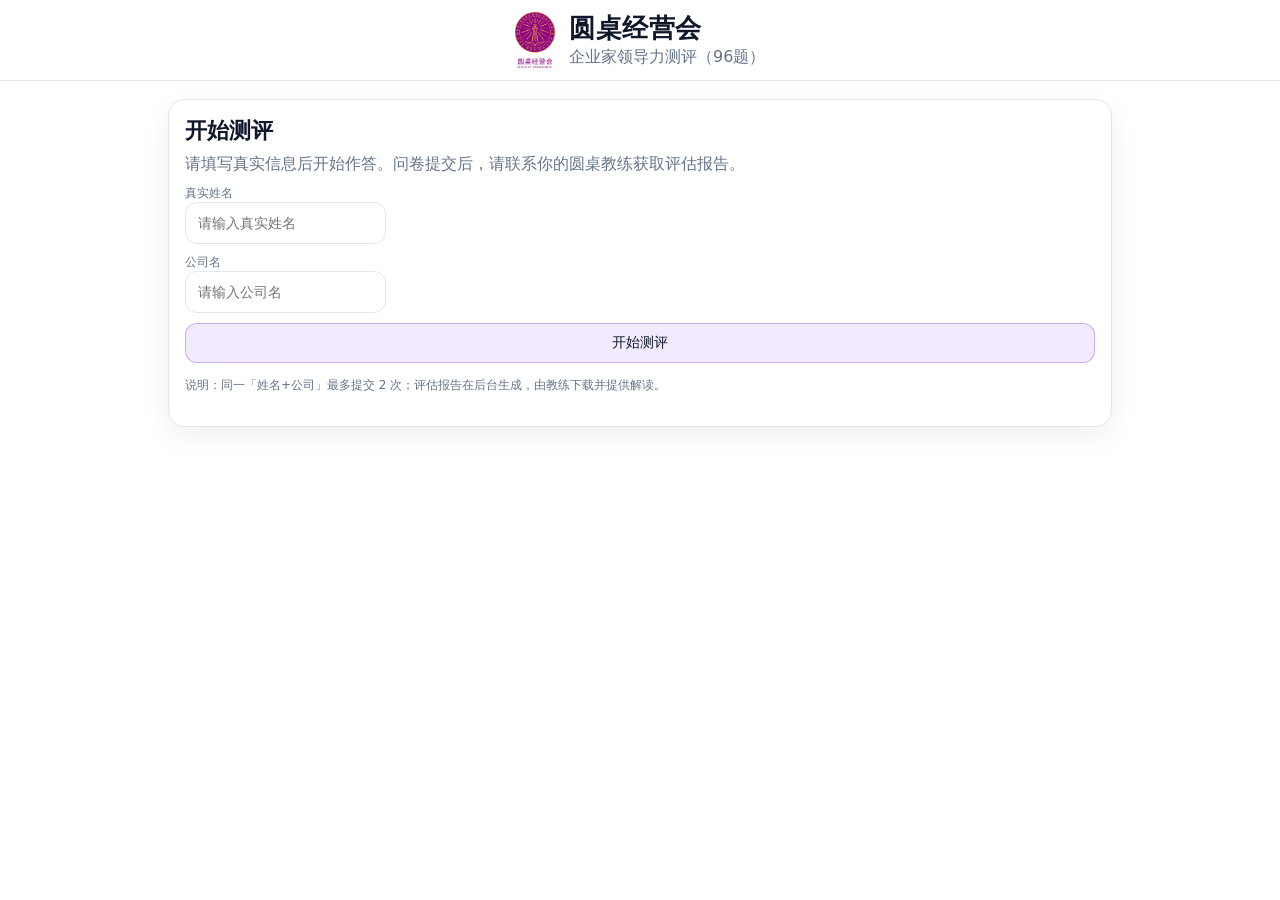
<file: frontend/index.html>
<!doctype html>
<html lang="zh-CN">
<head>
  <meta charset="utf-8" />
  <meta name="viewport" content="width=device-width, initial-scale=1" />
  <title>圆桌经营会｜开始测评</title>
  <link rel="stylesheet" href="./styles.css" />
  <script defer src="./config.js"></script>
  <script defer>
    function norm(s){ return (s||"").trim(); }
    window.addEventListener("DOMContentLoaded", ()=>{
      const nameEl = document.getElementById("name");
      const companyEl = document.getElementById("company");
      const errEl = document.getElementById("err");
      const btn = document.getElementById("startBtn");

      btn.addEventListener("click", ()=>{
        errEl.textContent = "";
        const name = norm(nameEl.value);
        const company = norm(companyEl.value);
        if(!name || !company){
          errEl.textContent = "请填写真实姓名与公司名。";
          return;
        }
        sessionStorage.setItem("rt_name", name);
        sessionStorage.setItem("rt_company", company);
        window.location.href = "./survey.html";
      });
    });
  </script>
</head>
<body>
  <header class="topbar">
    <div class="brand">
      <div class="brand-left"></div>

      <div class="brand-center">
        <div class="brand-block">
          <img class="logo" src="./assets/logo.png" alt="圆桌经营会" />
          <div class="brand-text">
            <div class="brand-title">圆桌经营会</div>
            <div class="brand-sub">企业家领导力测评（96题）</div>
          </div>
        </div>
      </div>

      <div class="brand-right"></div>
    </div>
  </header>

  <main class="container">
    <section class="card">
      <h1 class="h1">开始测评</h1>
      <div class="muted">请填写真实信息后开始作答。问卷提交后，请联系你的圆桌教练获取评估报告。</div>

      <div class="form">
        <div>
          <div class="label">真实姓名</div>
          <input id="name" class="input" placeholder="请输入真实姓名" />
        </div>
        <div>
          <div class="label">公司名</div>
          <input id="company" class="input" placeholder="请输入公司名" />
        </div>
      </div>

      <div class="toolbar mt">
        <button id="startBtn" class="btn primary" style="width:100%">开始测评</button>
      </div>

      <div class="muted small mt">说明：同一「姓名+公司」最多提交 2 次；评估报告在后台生成，由教练下载并提供解读。</div>
      <div id="err" class="err"></div>
    </section>
  </main>
</body>
</html>
</file>
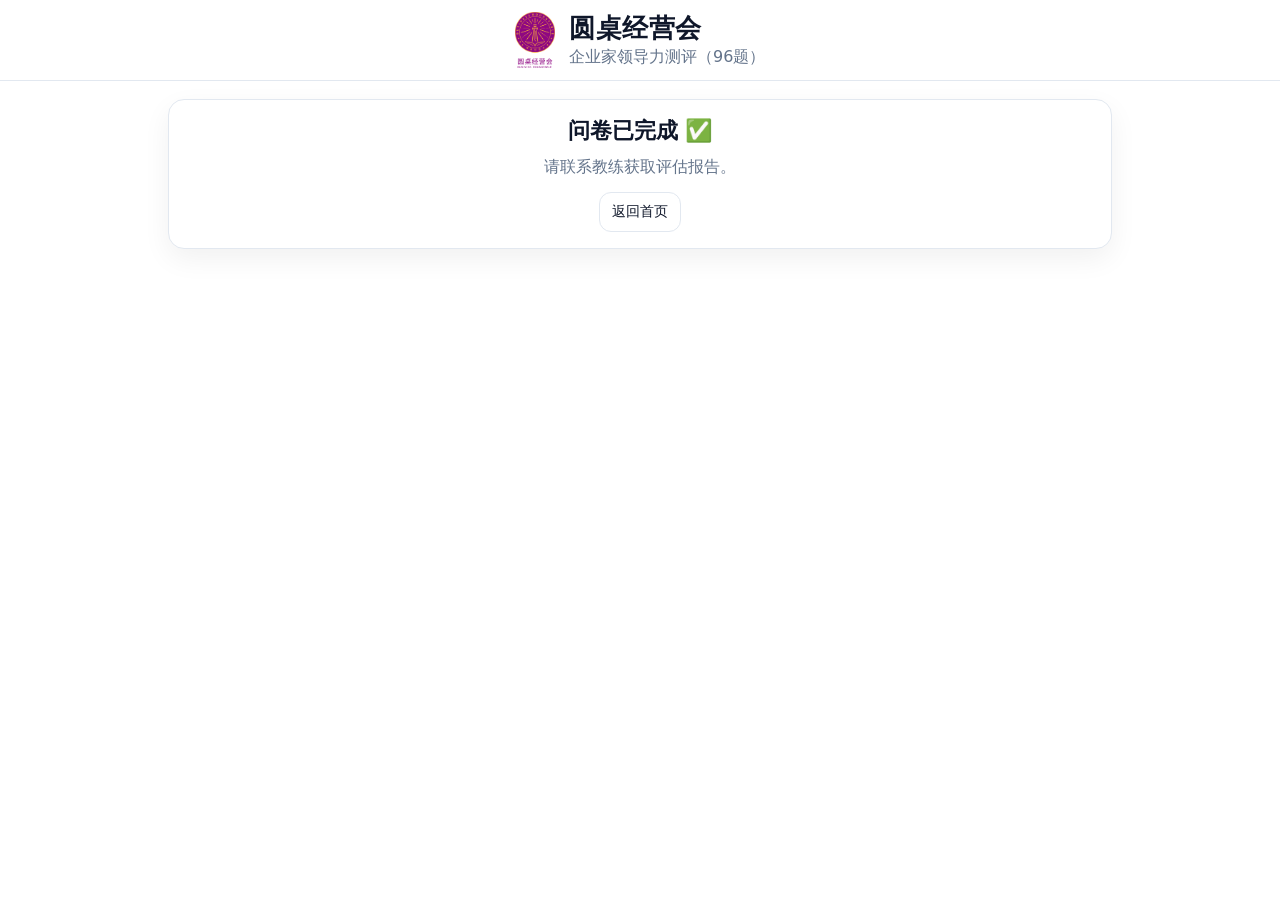
<file: frontend/done.html>
<!doctype html>
<html lang="zh-CN">
<head>
  <meta charset="utf-8" />
  <meta name="viewport" content="width=device-width, initial-scale=1" />
  <title>圆桌经营会｜提交成功</title>
  <link rel="stylesheet" href="./styles.css" />
</head>
<body>
  <header class="topbar">
    <div class="brand">
      <div class="brand-left"></div>

      <div class="brand-center">
        <div class="brand-block">
          <img class="logo" src="./assets/logo.png" alt="圆桌经营会" />
          <div class="brand-text">
            <div class="brand-title">圆桌经营会</div>
            <div class="brand-sub">企业家领导力测评（96题）</div>
          </div>
        </div>
      </div>

      <div class="brand-right"></div>
    </div>
  </header>

  <main class="container">
    <section class="card center">
      <h1 class="h1">问卷已完成 ✅</h1>
      <p class="p muted">请联系教练获取评估报告。</p>
      <div class="toolbar" style="justify-content:center">
        <a class="btn" href="./index.html">返回首页</a>
      </div>
    </section>
  </main>
</body>
</html>
</file>
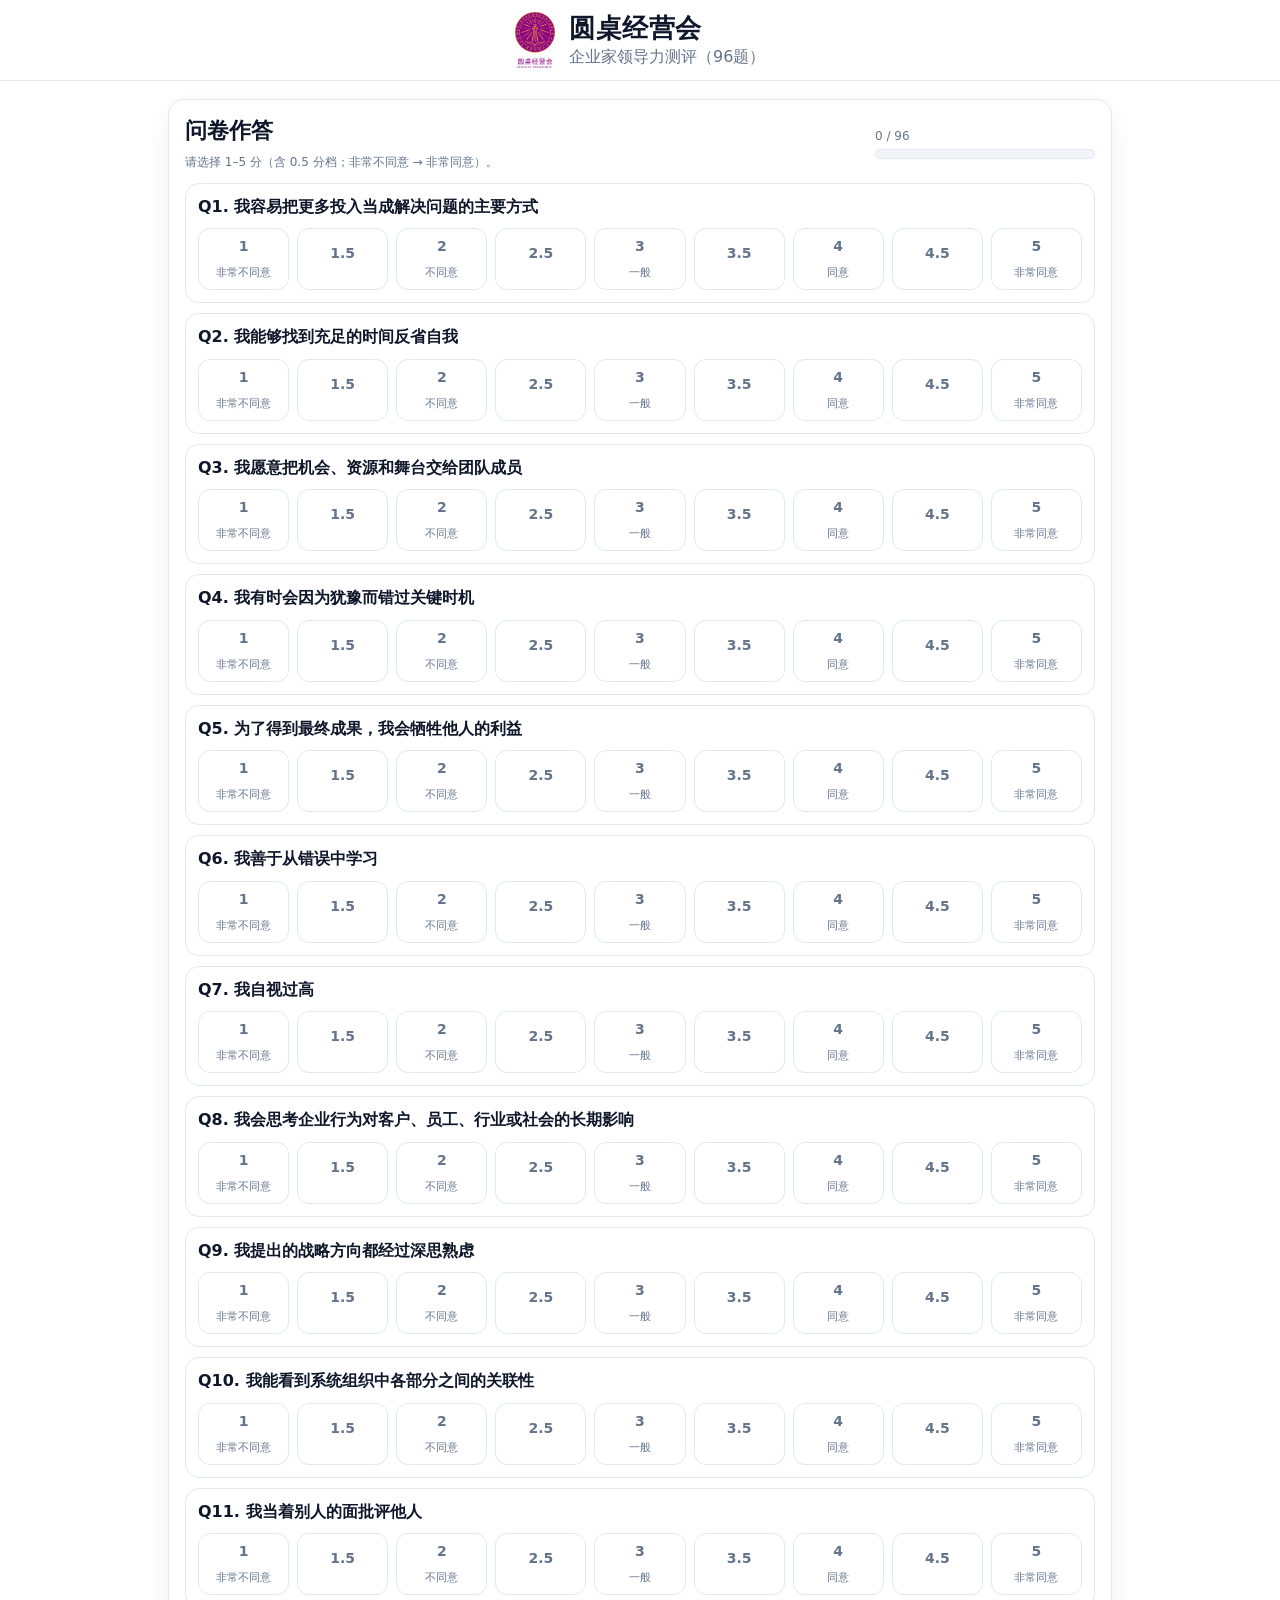
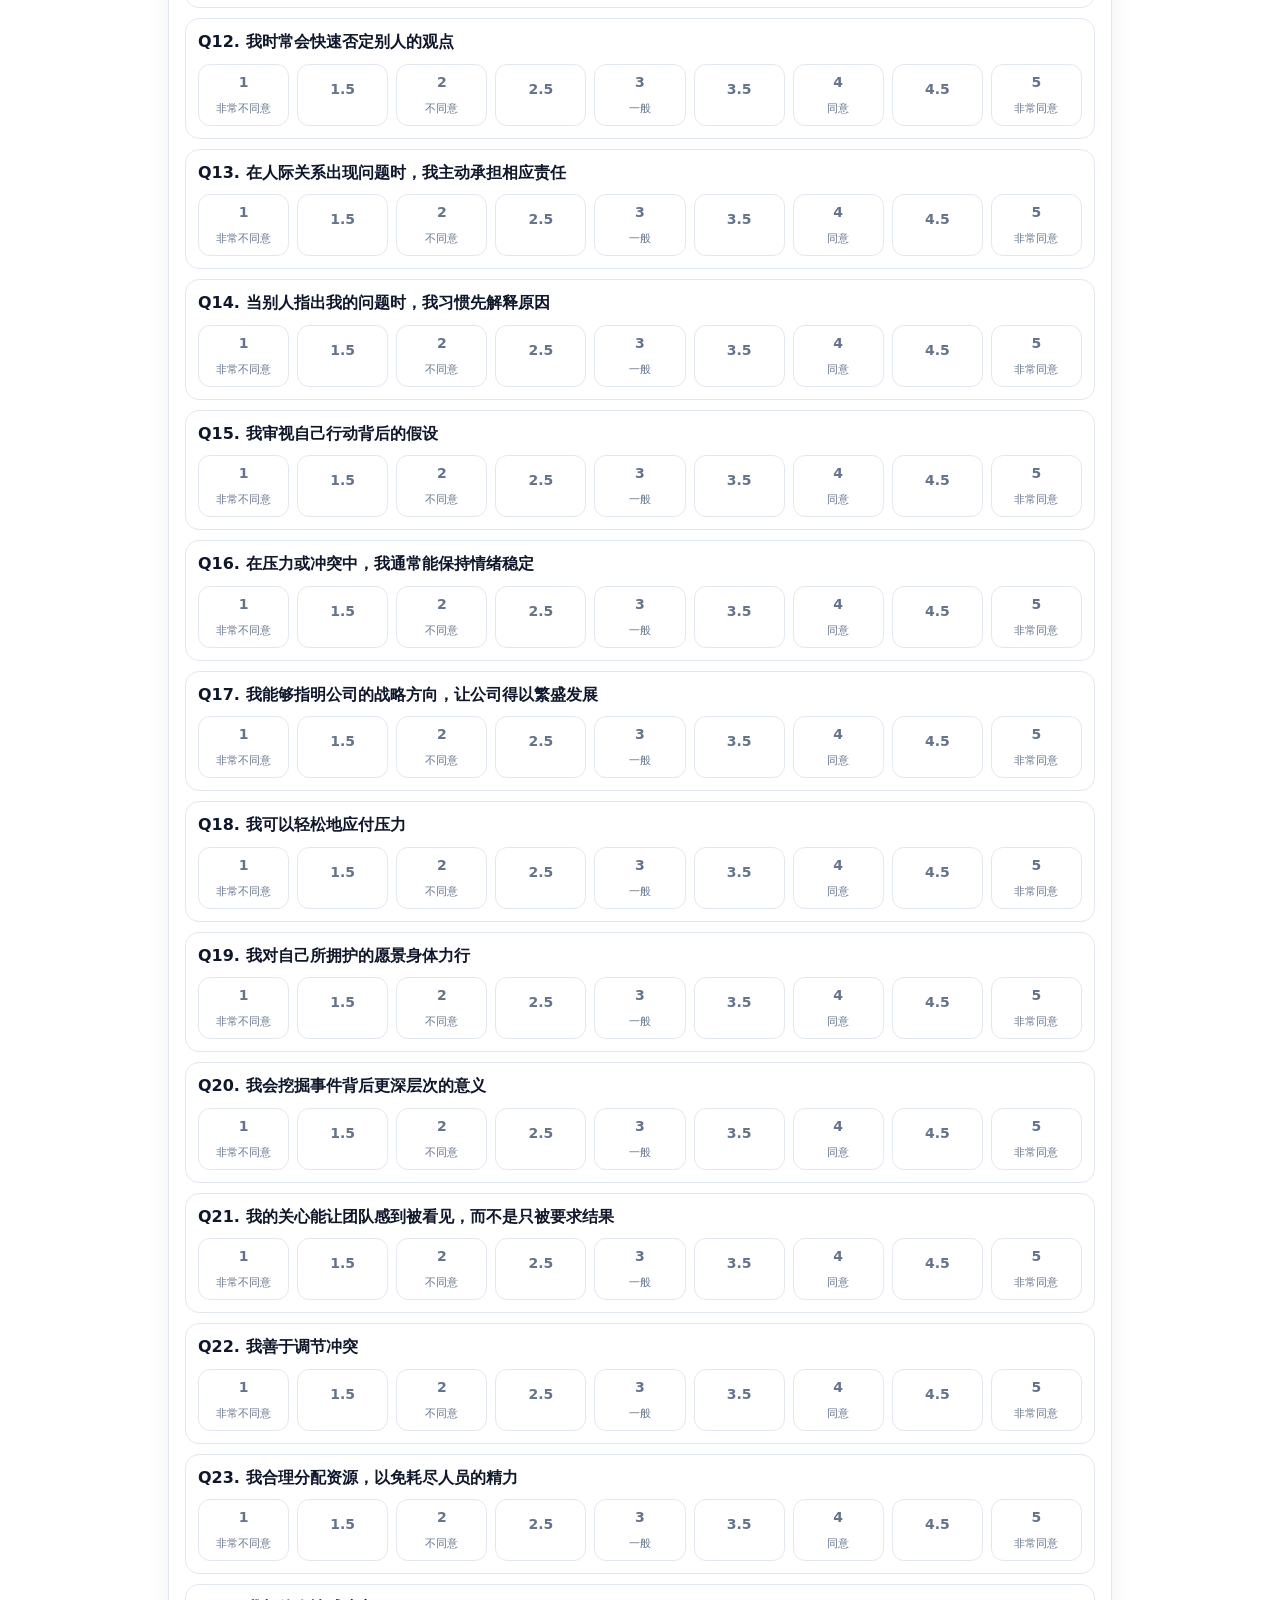
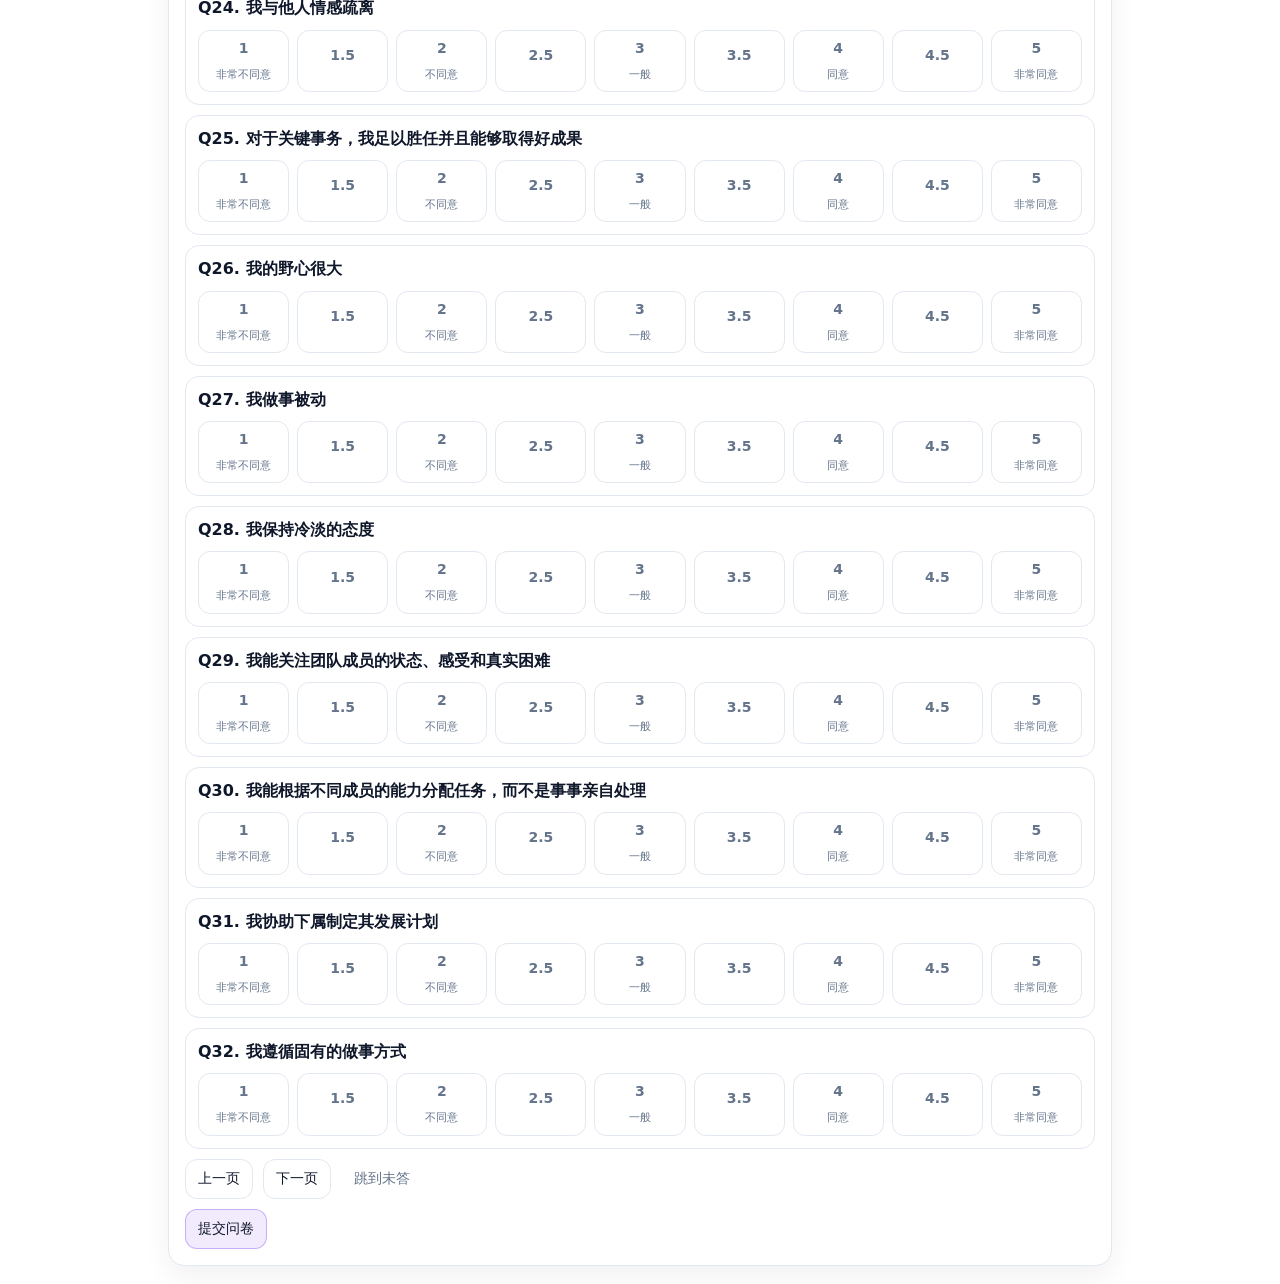
<file: frontend/survey.html>
<!doctype html>
<html lang="zh-CN">
<head>
  <meta charset="utf-8" />
  <meta name="viewport" content="width=device-width, initial-scale=1" />
  <title>圆桌经营会｜问卷作答</title>

  <!-- ✅ 强制更新：加版本号 -->
  <link rel="stylesheet" href="./styles.css?v=20260118_01" />
  <script defer src="./config.js?v=20260118_01"></script>
  <script defer src="./survey.js?v=20260118_01"></script>
</head>
<body>
  <header class="topbar">
    <div class="brand">
      <div class="brand-left"></div>

      <div class="brand-center">
        <div class="brand-block">
          <img class="logo" src="./assets/logo.png" alt="圆桌经营会" />
          <div class="brand-text">
            <div class="brand-title">圆桌经营会</div>
            <div class="brand-sub">企业家领导力测评（96题）</div>
          </div>
        </div>
      </div>

      <div class="brand-right muted small" id="who"></div>
    </div>
  </header>

  <main class="container">
    <section class="card">
      <div class="row space">
        <div>
          <h1 class="h1">问卷作答</h1>
          <div class="muted small">请选择 1–5 分（含 0.5 分档；非常不同意 → 非常同意）。</div>
        </div>
        <div class="progressBox">
          <div class="muted small" id="progressText">0 / 63</div>
          <div class="progress"><div id="progressBar" class="progressBar"></div></div>
        </div>
      </div>

      <div id="questionList" class="qList"></div>

      <div class="toolbar mt pager-bottom">
        <button id="btnPrev" class="btn">上一页</button>
        <button id="btnNext" class="btn">下一页</button>
        <button id="btnJump" class="btn ghost">跳到未答</button>
      </div>

      <div class="toolbar mt">
        <button id="submitBtn" class="btn primary">提交问卷</button>
        <div id="submitErr" class="err"></div>
      </div>
    </section>
  </main>

  <script defer src="https://static.cloudflareinsights.com/beacon.min.js/vcd15cbe7772f49c399c6a5babf22c1241717689176015"
    integrity="sha512-ZpsOmlRQV6y907TI0dKBHq9Md29nnaEIPlkf84rnaERnq6zvWvPUqr2ft8M1aS28oN72PdrCzSjY4U6VaAw1EQ=="
    data-cf-beacon='{"version":"2024.11.0","token":"6eb233f289fd42d29dd753ef051d5246","r":1,"server_timing":{"name":{"cfCacheStatus":true,"cfEdge":true,"cfExtPri":true,"cfL4":true,"cfOrigin":true,"cfSpeedBrain":true},"location_startswith":null}}'
    crossorigin="anonymous"></script>
</body>
</html>
</file>
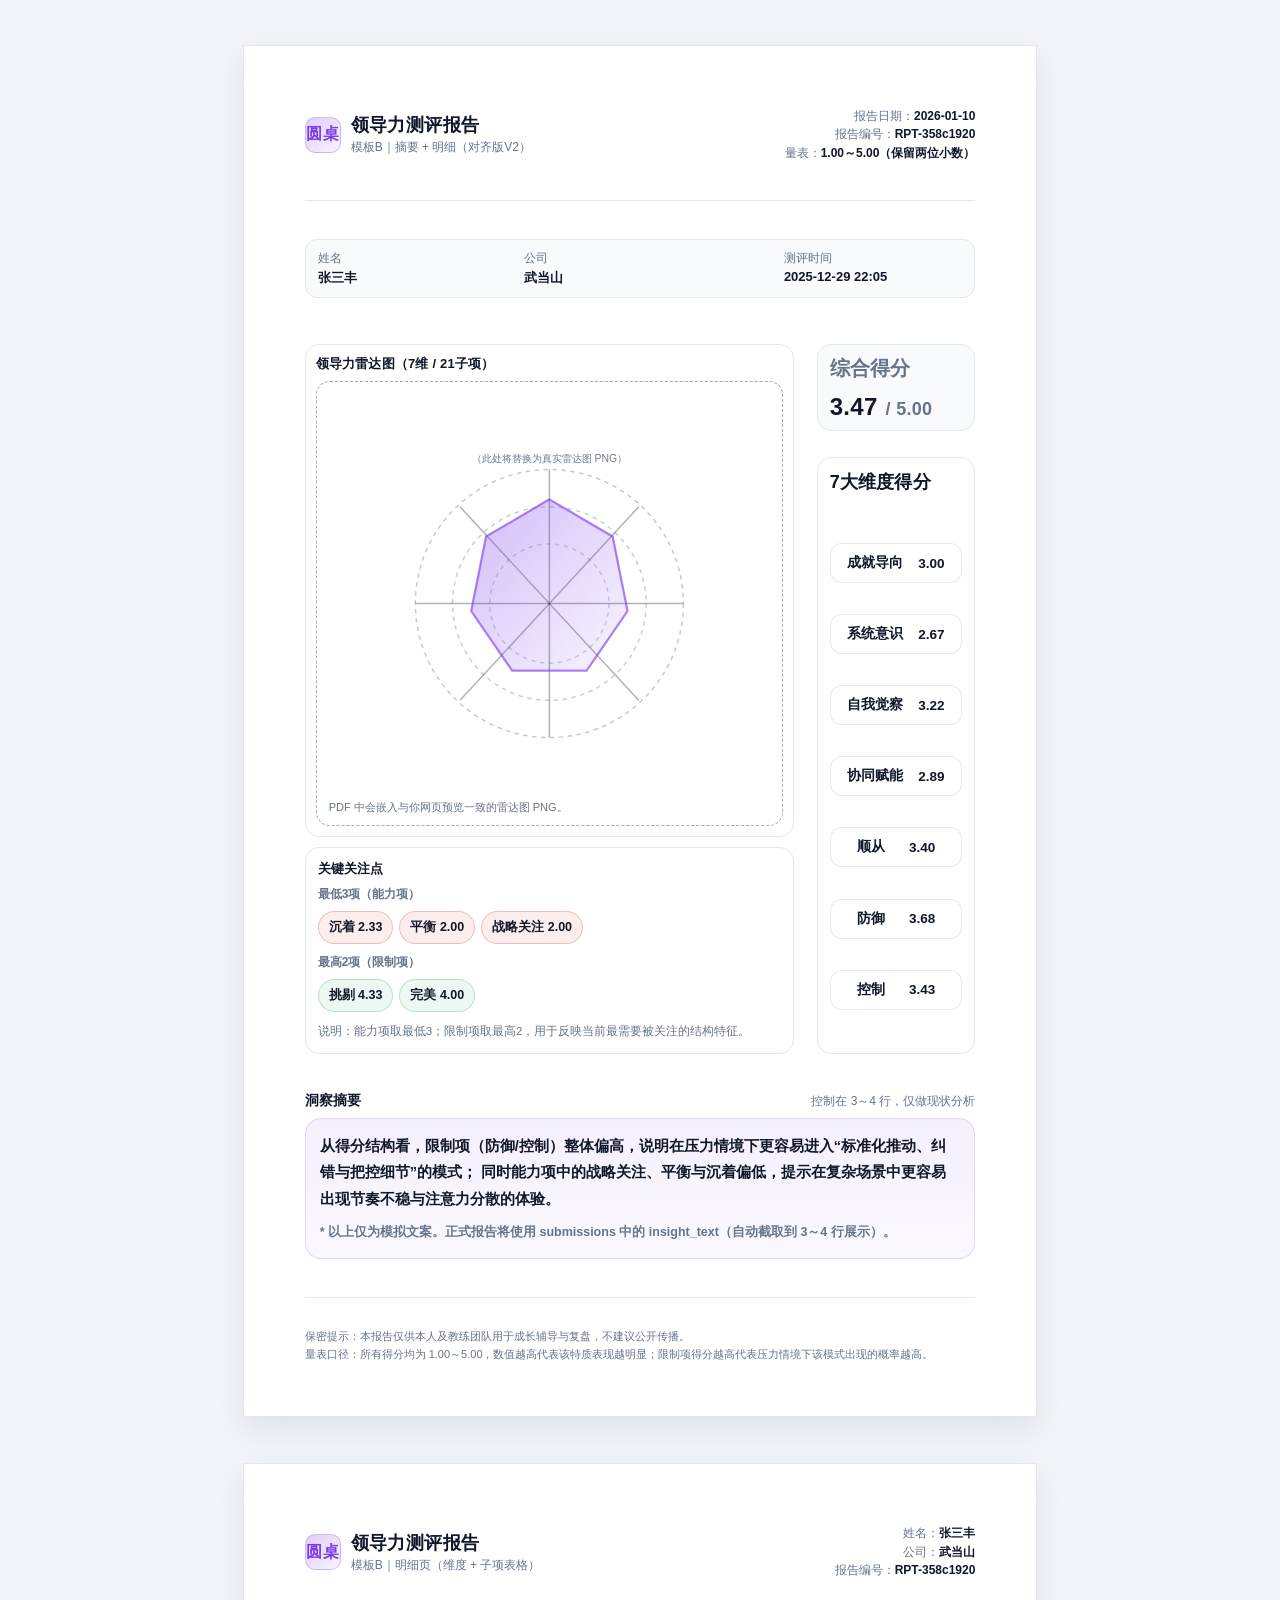
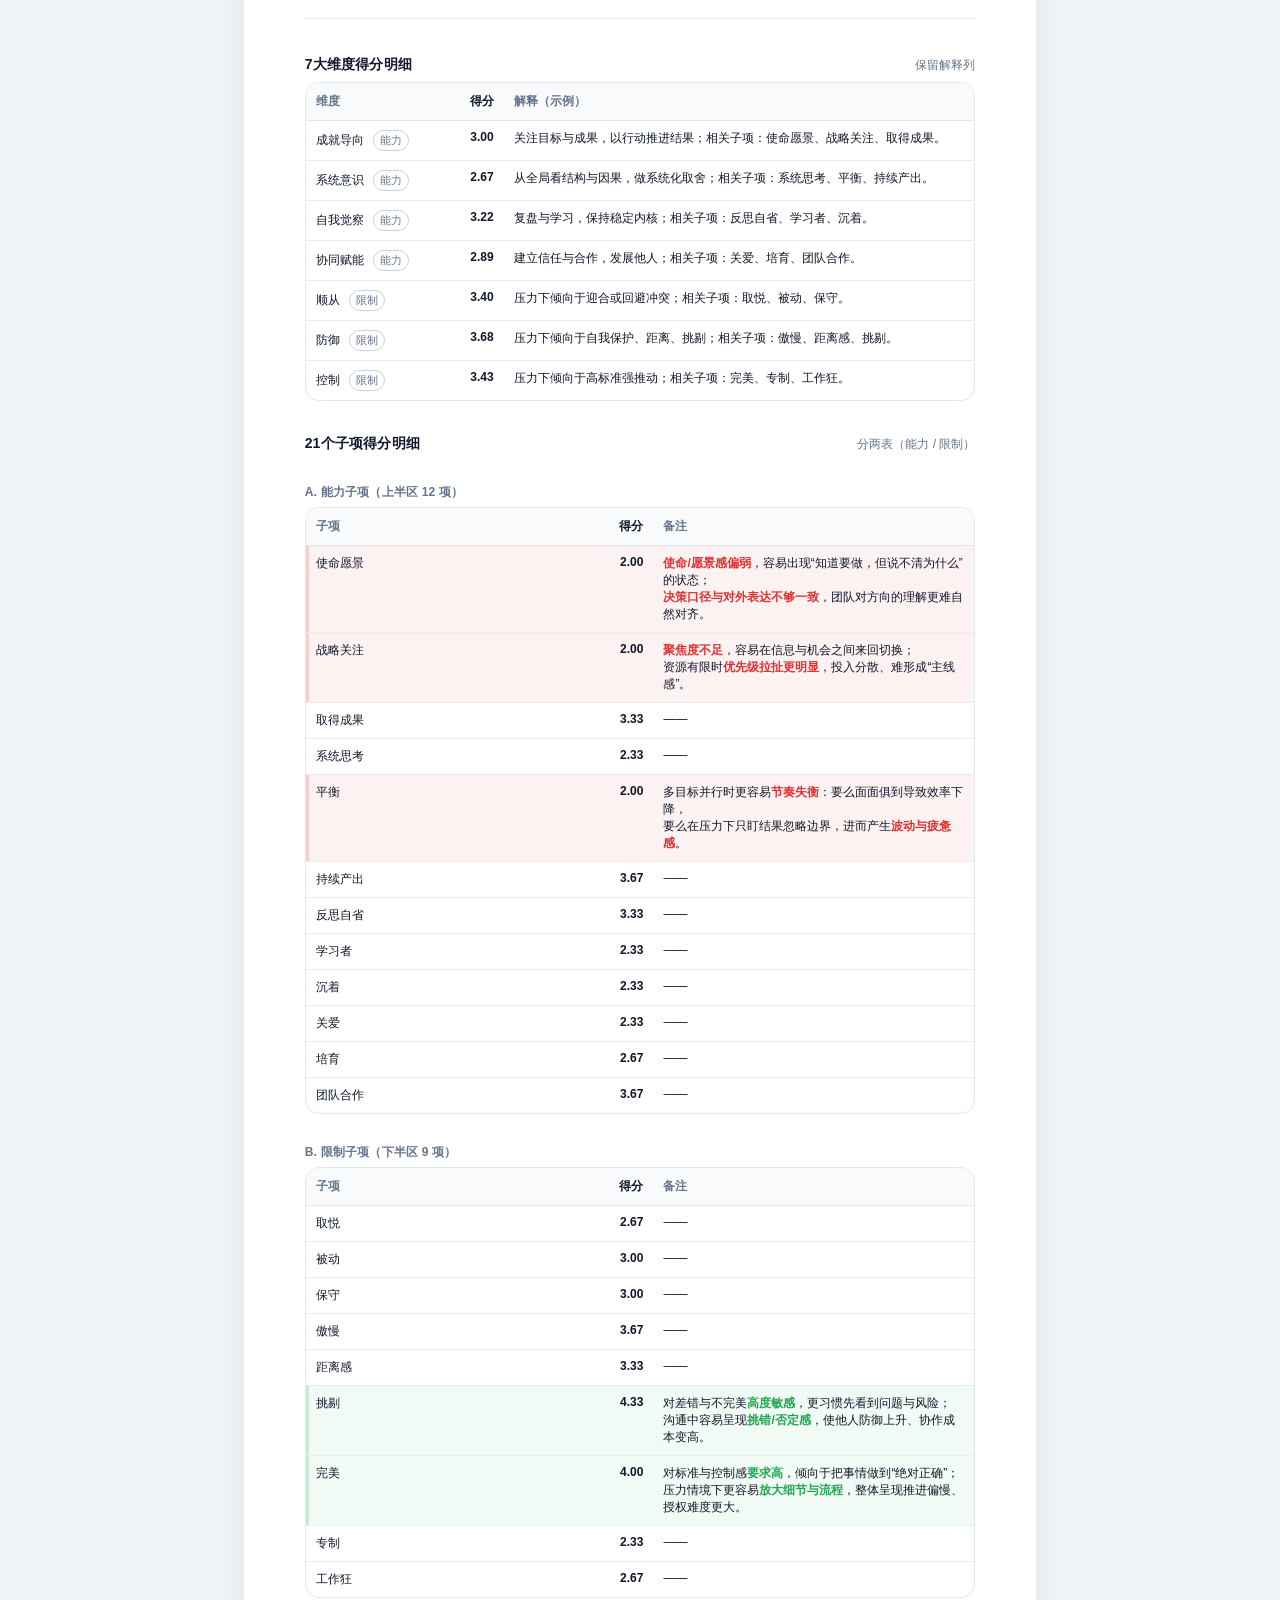
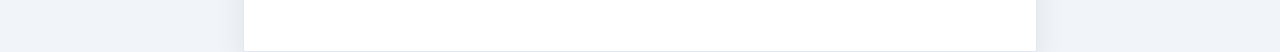
<file: supabase/functions/generate-report/1.html>
<!doctype html>
<html lang="zh-CN">
  <head>
    <meta charset="UTF-8" />
    <meta name="viewport" content="width=device-width, initial-scale=1.0" />
    <title>圆桌经营会｜领导力测评报告（模板B-对齐版V2）</title>
    <style>
      :root{
        --ink:#0f172a;
        --muted:#64748b;
        --line:#e2e8f0;
        --bg:#ffffff;
        --soft:#f8fafc;
        --soft2:#f1f5f9;
        --accent:#7c3aed;
        --danger:#dc2626;
        --success:#16a34a;

        /* ✅ 新增：强调色块（非常浅，不抢视觉） */
        --lowBg: rgba(220,38,38,.06);     /* 低分（能力项）浅红 */
        --lowBd: rgba(220,38,38,.18);
        --highBg: rgba(22,163,74,.06);    /* 高分（限制项）浅绿 */
        --highBd: rgba(22,163,74,.18);
      }
      *{box-sizing:border-box;}
      html,body{height:100%; background:#f1f5f9; color:var(--ink); margin:0; font-family:-apple-system,BlinkMacSystemFont,"Segoe UI","PingFang SC","Hiragino Sans GB","Microsoft YaHei","Noto Sans SC",Arial,sans-serif;}
      .page{
        width: 210mm;
        min-height: 297mm;
        margin: 12mm auto;
        background: var(--bg);
        border: 1px solid var(--line);
        box-shadow: 0 12px 30px rgba(2,6,23,.08);
        padding: 16mm 16mm 14mm 16mm;
      }
      .page + .page{ margin-top: 10mm; }

      /* header */
      .header{ display:flex; align-items:center; justify-content:space-between; padding-bottom:10mm; border-bottom:1px solid var(--line); }
      .brand{ display:flex; gap:10px; align-items:center; }
      .logo{
        width:36px;height:36px;border-radius:10px;
        background: linear-gradient(135deg, rgba(124,58,237,.25), rgba(124,58,237,.05));
        border: 1px solid rgba(124,58,237,.25);
        display:flex; align-items:center; justify-content:center;
        color: var(--accent); font-weight: 900; letter-spacing:.5px;
      }
      .title h1{ margin:0; font-size:18px; letter-spacing:.4px; }
      .title .sub{ margin-top:2px; font-size:12px; color: var(--muted); }
      .meta{ text-align:right; font-size:12px; color: var(--muted); line-height:1.55; }
      .meta b{ color: var(--ink); font-weight:700; }

      /* info bar */
      .infoBar{
        margin-top: 10mm;
        background: var(--soft);
        border: 1px solid var(--line);
        border-radius: 12px;
        padding: 10px 12px;
        display:grid;
        grid-template-columns: 1.1fr 1.4fr 1fr;
        gap:10px;
        font-size: 12px;
        color: var(--muted);
      }
      .infoBar .item b{ display:block; color:var(--ink); font-size:13px; margin-top:2px; }

      /* layout：左大右窄（第一屏对齐用） */
      .grid2{
        display:grid;
        grid-template-columns: 1.85fr 0.60fr;
        gap: 6mm;
        margin-top: 12mm;
        align-items: stretch;
      }

      .card{ border:1px solid var(--line); border-radius:14px; padding:12px; background:#fff; }
      .card h2{ margin:0 0 8px 0; font-size:13px; letter-spacing:.2px; }

      /* radar */
      .radarCard{ padding: 10px; }
      .radarWrap{ height: 118mm; display:flex; align-items:center; justify-content:center; background:#fff; }
      .radarInner{
        width:100%;height:100%;
        border: 1px dashed rgba(148,163,184,.9);
        border-radius:14px;
        display:flex; align-items:center; justify-content:center;
        color: var(--muted);
        position:relative;
        overflow:hidden;
      }
      .radarInner .note{ position:absolute; bottom:10px; left:12px; font-size:11px; color:var(--muted); }
      .radarSvg{ width: 96%; max-height: 96%; opacity:.95; }

      .leftStack{ display:grid; gap:10px; }

      .rightStack{
        display:flex;
        flex-direction:column;
        gap: 26px;
        height: 100%;
      }

      .kpi{
        border:1px solid var(--line);
        border-radius:14px;
        padding:10px 12px;
        background: var(--soft);
      }
      .kpi .label{ font-size:20px; color: var(--muted); font-weight:800; }
      .kpi .value{
        margin-top:12px;
        font-size: 24px;
        font-weight: 900;
        letter-spacing:.3px;
        color: var(--ink);
        display:flex; align-items:baseline; gap:8px;
        line-height: 1.1;
      }
      .kpi .value span{ font-size:18px; font-weight:800; color: var(--muted); }

      .dimCard{
        flex: 1;
        display:flex;
        flex-direction:column;
      }
      .dimCard h2{ font-size:18px; margin:0 0 8px 0; }

      .list{
        margin-top: 10px;
        display: flex;
        flex-direction: column;
        flex: 1;
        justify-content: space-evenly;
        gap: 0;
        font-size: 13.5px;
      }

      .row{
        display:flex;
        justify-content:space-evenly;
        align-items:center;
        gap:10px;
        padding: 10px 12px;
        border-radius: 12px;
        border: 1px solid rgba(226,232,240,.9);
        background:#fff;
      }
      .row .name{ color: var(--ink); font-weight: 800; }
      .row .val{ color: var(--ink); font-variant-numeric: tabular-nums; font-weight: 900; }

      /* chips */
      .chips{ display:flex; flex-wrap:wrap; gap:6px; margin-top:8px; }
      .chip{
        display:inline-flex; align-items:center; gap:6px;
        padding: 7px 10px;
        border-radius: 999px;
        border: 1px solid rgba(124,58,237,.25);
        background: rgba(124,58,237,.08);
        font-size: 12.5px;
        color: var(--ink);
        font-weight: 800;
      }
      .chip.low{ border-color: rgba(220,38,38,.25); background: rgba(220,38,38,.08); }
      .chip.high{ border-color: rgba(22,163,74,.25); background: rgba(22,163,74,.08); }

      .section{ margin-top: 10mm; }
      .sectionTitle{ display:flex; align-items:baseline; justify-content:space-between; gap:10px; margin-bottom:8px; }
      .sectionTitle h3{ margin:0; font-size:14px; letter-spacing:.2px; }
      .sectionTitle .hint{ font-size:12px; color: var(--muted); }

      .summary{
        border:1px solid rgba(124,58,237,.18);
        border-radius:16px;
        padding:14px 14px;
        background: linear-gradient(180deg, rgba(124,58,237,.08), rgba(124,58,237,.03));
        line-height:1.85;
        font-size:14.5px;
        color: var(--ink);
        font-weight: 650;
      }
      .summary .muted{
        color: var(--muted);
        font-size:12.5px;
        margin-top:8px;
        font-weight: 600;
      }

      table{
        width:100%;
        border-collapse: separate;
        border-spacing:0;
        overflow:hidden;
        border: 1px solid var(--line);
        border-radius: 14px;
        background:#fff;
        font-size: 12px;
      }
      thead th{
        text-align:left;
        color: var(--muted);
        background: var(--soft);
        padding: 10px 10px;
        border-bottom: 1px solid var(--line);
        font-weight: 900;
      }
      tbody td{
        padding: 9px 10px;
        border-bottom: 1px solid rgba(226,232,240,.85);
        vertical-align: top;
      }
      tbody tr:last-child td{ border-bottom:none; }
      .num{ text-align:right; font-variant-numeric: tabular-nums; font-weight: 900; color: var(--ink); width: 80px; }
      .tag{ display:inline-block; padding: 2px 6px; border-radius: 999px; border: 1px solid rgba(148,163,184,.5); color: var(--muted); font-size: 11px; margin-left: 6px; }
      .groupTitle{ margin-top: 8mm; margin-bottom: 6px; font-size:12px; color: var(--muted); font-weight: 900; letter-spacing: .2px; }

      .footer{
        margin-top: 10mm;
        padding-top: 8mm;
        border-top: 1px solid var(--line);
        color: var(--muted);
        font-size: 11px;
        line-height: 1.6;
      }

      /* =================== ✅ 子项两表“列宽锁定”（A/B 得分列对齐） =================== */
      table.subscoreTable{ table-layout: fixed; }
      table.subscoreTable col.col-item{ width: 38%; }
      table.subscoreTable col.col-score{ width: 14%; }
      table.subscoreTable col.col-note{ width: 48%; }
      table.subscoreTable .num{ width: auto; }

      /* =================== ✅ 新增：最低/最高行浅底色 + 边框 =================== */
      table.subscoreTable tr.hl-low td{
        background: var(--lowBg);
        border-bottom-color: rgba(226,232,240,.55);
      }
      table.subscoreTable tr.hl-high td{
        background: var(--highBg);
        border-bottom-color: rgba(226,232,240,.55);
      }
      /* 给高亮行第一格一点“左侧强调线”，更像重点但不夸张 */
      table.subscoreTable tr.hl-low td:first-child{
        box-shadow: inset 3px 0 0 var(--lowBd);
      }
      table.subscoreTable tr.hl-high td:first-child{
        box-shadow: inset 3px 0 0 var(--highBd);
      }

      /* =================== ✅ 新增：备注关键词加粗 + 轻量着色 =================== */
      .kw{ font-weight: 900; }
      .kw.low{ color: rgba(220,38,38,.95); }
      .kw.high{ color: rgba(22,163,74,.95); }

      @media print{
        body{ background:#fff; }
        .page{
          margin: 0;
          border: none;
          box-shadow: none;
          width: auto;
          min-height: auto;
          page-break-after: always;
        }
        .page:last-child{ page-break-after: auto; }
      }
    </style>
  </head>

  <body>
    <!-- =================== PAGE 1：摘要页 =================== -->
    <section class="page">
      <div class="header">
        <div class="brand">
          <div class="logo">圆桌</div>
          <div class="title">
            <h1>领导力测评报告</h1>
            <div class="sub">模板B｜摘要 + 明细（对齐版V2）</div>
          </div>
        </div>
        <div class="meta">
          报告日期：<b>2026-01-10</b><br />
          报告编号：<b>RPT-358c1920</b><br />
          量表：<b>1.00～5.00（保留两位小数）</b>
        </div>
      </div>

      <div class="infoBar">
        <div class="item">姓名<b>张三丰</b></div>
        <div class="item">公司<b>武当山</b></div>
        <div class="item">测评时间<b>2025-12-29 22:05</b></div>
      </div>

      <div class="grid2">
        <!-- left -->
        <div class="leftStack">
          <div class="card radarCard">
            <h2>领导力雷达图（7维 / 21子项）</h2>
            <div class="radarWrap">
              <div class="radarInner">
                <svg class="radarSvg" viewBox="0 0 600 520" xmlns="http://www.w3.org/2000/svg">
                  <defs>
                    <linearGradient id="g1" x1="0" y1="0" x2="1" y2="1">
                      <stop offset="0" stop-color="rgba(124,58,237,.35)"/>
                      <stop offset="1" stop-color="rgba(124,58,237,.05)"/>
                    </linearGradient>
                  </defs>
                  <rect x="0" y="0" width="600" height="520" fill="white"/>
                  <circle cx="300" cy="260" r="180" fill="none" stroke="rgba(148,163,184,.6)" stroke-dasharray="6 6" stroke-width="2"/>
                  <circle cx="300" cy="260" r="130" fill="none" stroke="rgba(148,163,184,.55)" stroke-dasharray="6 6" stroke-width="2"/>
                  <circle cx="300" cy="260" r="80" fill="none" stroke="rgba(148,163,184,.5)" stroke-dasharray="6 6" stroke-width="2"/>
                  <line x1="300" y1="80" x2="300" y2="440" stroke="rgba(15,23,42,.35)" stroke-width="2"/>
                  <line x1="120" y1="260" x2="480" y2="260" stroke="rgba(15,23,42,.35)" stroke-width="2"/>
                  <line x1="180" y1="130" x2="420" y2="390" stroke="rgba(15,23,42,.35)" stroke-width="2"/>
                  <line x1="420" y1="130" x2="180" y2="390" stroke="rgba(15,23,42,.35)" stroke-width="2"/>
                  <polygon points="300,120 385,170 405,270 350,350 250,350 195,270 215,170"
                    fill="url(#g1)" stroke="rgba(124,58,237,.65)" stroke-width="3"/>
                  <text x="300" y="70" text-anchor="middle" font-size="14" fill="rgba(100,116,139,1)">（此处将替换为真实雷达图 PNG）</text>
                </svg>
                <div class="note">PDF 中会嵌入与你网页预览一致的雷达图 PNG。</div>
              </div>
            </div>
          </div>

          <div class="card">
            <h2>关键关注点</h2>
            <div style="font-size:12px;color:var(--muted);font-weight:900;">最低3项（能力项）</div>
            <div class="chips">
              <span class="chip low">沉着 2.33</span>
              <span class="chip low">平衡 2.00</span>
              <span class="chip low">战略关注 2.00</span>
            </div>

            <div style="font-size:12px;color:var(--muted);font-weight:900;margin-top:10px;">最高2项（限制项）</div>
            <div class="chips">
              <span class="chip high">挑剔 4.33</span>
              <span class="chip high">完美 4.00</span>
            </div>

            <div style="margin-top:10px;font-size:11.5px;color:var(--muted);line-height:1.6;">
              说明：能力项取最低3；限制项取最高2，用于反映当前最需要被关注的结构特征。
            </div>
          </div>
        </div>

        <div class="rightStack">
          <div class="kpi">
            <div class="label">综合得分</div>
            <div class="value">3.47 <span>/ 5.00</span></div>
          </div>

          <div class="card dimCard">
            <h2>7大维度得分</h2>
            <div class="list">
              <div class="row"><div class="name">成就导向</div><div class="val">3.00</div></div>
              <div class="row"><div class="name">系统意识</div><div class="val">2.67</div></div>
              <div class="row"><div class="name">自我觉察</div><div class="val">3.22</div></div>
              <div class="row"><div class="name">协同赋能</div><div class="val">2.89</div></div>
              <div class="row"><div class="name">顺从</div><div class="val">3.40</div></div>
              <div class="row"><div class="name">防御</div><div class="val">3.68</div></div>
              <div class="row"><div class="name">控制</div><div class="val">3.43</div></div>
            </div>
          </div>
        </div>
      </div>

      <div class="section">
        <div class="sectionTitle">
          <h3>洞察摘要</h3>
          <div class="hint">控制在 3～4 行，仅做现状分析</div>
        </div>
        <div class="summary">
          <div>
            从得分结构看，限制项（防御/控制）整体偏高，说明在压力情境下更容易进入“标准化推动、纠错与把控细节”的模式；
            同时能力项中的战略关注、平衡与沉着偏低，提示在复杂场景中更容易出现节奏不稳与注意力分散的体验。
          </div>
          <div class="muted">* 以上仅为模拟文案。正式报告将使用 submissions 中的 insight_text（自动截取到 3～4 行展示）。</div>
        </div>
      </div>

      <div class="footer">
        <div>保密提示：本报告仅供本人及教练团队用于成长辅导与复盘，不建议公开传播。</div>
        <div>量表口径：所有得分均为 1.00～5.00，数值越高代表该特质表现越明显；限制项得分越高代表压力情境下该模式出现的概率越高。</div>
      </div>
    </section>

    <!-- =================== PAGE 2：明细页 =================== -->
    <section class="page">
      <div class="header">
        <div class="brand">
          <div class="logo">圆桌</div>
          <div class="title">
            <h1>领导力测评报告</h1>
            <div class="sub">模板B｜明细页（维度 + 子项表格）</div>
          </div>
        </div>
        <div class="meta">
          姓名：<b>张三丰</b><br />
          公司：<b>武当山</b><br />
          报告编号：<b>RPT-358c1920</b>
        </div>
      </div>

      <div class="section" style="margin-top: 10mm;">
        <div class="sectionTitle">
          <h3>7大维度得分明细</h3>
          <div class="hint">保留解释列</div>
        </div>

        <table>
          <thead>
            <tr>
              <th>维度</th>
              <th class="num">得分</th>
              <th>解释（示例）</th>
            </tr>
          </thead>
          <tbody>
            <tr>
              <td>成就导向 <span class="tag">能力</span></td>
              <td class="num">3.00</td>
              <td>关注目标与成果，以行动推进结果；相关子项：使命愿景、战略关注、取得成果。</td>
            </tr>
            <tr>
              <td>系统意识 <span class="tag">能力</span></td>
              <td class="num">2.67</td>
              <td>从全局看结构与因果，做系统化取舍；相关子项：系统思考、平衡、持续产出。</td>
            </tr>
            <tr>
              <td>自我觉察 <span class="tag">能力</span></td>
              <td class="num">3.22</td>
              <td>复盘与学习，保持稳定内核；相关子项：反思自省、学习者、沉着。</td>
            </tr>
            <tr>
              <td>协同赋能 <span class="tag">能力</span></td>
              <td class="num">2.89</td>
              <td>建立信任与合作，发展他人；相关子项：关爱、培育、团队合作。</td>
            </tr>
            <tr>
              <td>顺从 <span class="tag">限制</span></td>
              <td class="num">3.40</td>
              <td>压力下倾向于迎合或回避冲突；相关子项：取悦、被动、保守。</td>
            </tr>
            <tr>
              <td>防御 <span class="tag">限制</span></td>
              <td class="num">3.68</td>
              <td>压力下倾向于自我保护、距离、挑剔；相关子项：傲慢、距离感、挑剔。</td>
            </tr>
            <tr>
              <td>控制 <span class="tag">限制</span></td>
              <td class="num">3.43</td>
              <td>压力下倾向于高标准强推动；相关子项：完美、专制、工作狂。</td>
            </tr>
          </tbody>
        </table>
      </div>

      <div class="section" style="margin-top: 9mm;">
        <div class="sectionTitle">
          <h3>21个子项得分明细</h3>
          <div class="hint">分两表（能力 / 限制）</div>
        </div>

        <div class="groupTitle">A. 能力子项（上半区 12 项）</div>
        <table class="subscoreTable">
          <colgroup>
            <col class="col-item" />
            <col class="col-score" />
            <col class="col-note" />
          </colgroup>
          <thead>
            <tr>
              <th>子项</th>
              <th class="num">得分</th>
              <th>备注</th>
            </tr>
          </thead>
          <tbody>
            <tr class="hl-low">
              <td>使命愿景</td>
              <td class="num">2.00</td>
              <td>
                <b class="kw low">使命/愿景感偏弱</b>，容易出现“知道要做，但说不清为什么”的状态；<br>
                <b class="kw low">决策口径与对外表达不够一致</b>，团队对方向的理解更难自然对齐。
              </td>
            </tr>
            <tr class="hl-low">
              <td>战略关注</td>
              <td class="num">2.00</td>
              <td>
                <b class="kw low">聚焦度不足</b>，容易在信息与机会之间来回切换；<br>
                资源有限时<b class="kw low">优先级拉扯更明显</b>，投入分散、难形成“主线感”。
              </td>
            </tr>
            <tr><td>取得成果</td><td class="num">3.33</td><td>——</td></tr>
            <tr><td>系统思考</td><td class="num">2.33</td><td>——</td></tr>
            <tr class="hl-low">
              <td>平衡</td>
              <td class="num">2.00</td>
              <td>
                多目标并行时更容易<b class="kw low">节奏失衡</b>：要么面面俱到导致效率下降，<br>
                要么在压力下只盯结果忽略边界，进而产生<b class="kw low">波动与疲惫感</b>。
              </td>
            </tr>
            <tr><td>持续产出</td><td class="num">3.67</td><td>——</td></tr>
            <tr><td>反思自省</td><td class="num">3.33</td><td>——</td></tr>
            <tr><td>学习者</td><td class="num">2.33</td><td>——</td></tr>
            <tr><td>沉着</td><td class="num">2.33</td><td>——</td></tr>
            <tr><td>关爱</td><td class="num">2.33</td><td>——</td></tr>
            <tr><td>培育</td><td class="num">2.67</td><td>——</td></tr>
            <tr><td>团队合作</td><td class="num">3.67</td><td>——</td></tr>
          </tbody>
        </table>

        <div class="groupTitle">B. 限制子项（下半区 9 项）</div>
        <table class="subscoreTable">
          <colgroup>
            <col class="col-item" />
            <col class="col-score" />
            <col class="col-note" />
          </colgroup>
          <thead>
            <tr>
              <th>子项</th>
              <th class="num">得分</th>
              <th>备注</th>
            </tr>
          </thead>
          <tbody>
            <tr><td>取悦</td><td class="num">2.67</td><td>——</td></tr>
            <tr><td>被动</td><td class="num">3.00</td><td>——</td></tr>
            <tr><td>保守</td><td class="num">3.00</td><td>——</td></tr>
            <tr><td>傲慢</td><td class="num">3.67</td><td>——</td></tr>
            <tr><td>距离感</td><td class="num">3.33</td><td>——</td></tr>
            <tr class="hl-high">
              <td>挑剔</td>
              <td class="num">4.33</td>
              <td>
                对差错与不完美<b class="kw high">高度敏感</b>，更习惯先看到问题与风险；<br>
                沟通中容易呈现<b class="kw high">挑错/否定感</b>，使他人防御上升、协作成本变高。
              </td>
            </tr>
            <tr class="hl-high">
              <td>完美</td>
              <td class="num">4.00</td>
              <td>
                对标准与控制感<b class="kw high">要求高</b>，倾向于把事情做到“绝对正确”；<br>
                压力情境下更容易<b class="kw high">放大细节与流程</b>，整体呈现推进偏慢、授权难度更大。
              </td>
            </tr>
            <tr><td>专制</td><td class="num">2.33</td><td>——</td></tr>
            <tr><td>工作狂</td><td class="num">2.67</td><td>——</td></tr>
          </tbody>
        </table>
      </div>
      <!-- 第二页页脚：按你要求删除 -->
    </section>
  </body>
</html>
</file>
<file: frontend/styles.css>
*{box-sizing:border-box}

:root{
  --text:#0f172a;
  --muted:#64748b;
  --border:#e2e8f0;
  --primary:#7c3aed;
  --primary2:#a78bfa;
  --danger:#dc2626;
}

html,body{
  margin:0;
  padding:0;
  font-family:ui-sans-serif,system-ui,-apple-system,"Segoe UI",Roboto,"PingFang SC","Microsoft YaHei",Arial;
  color:var(--text);
  background:#fff;
}

.container{max-width:980px;margin:0 auto;padding:18px}

.topbar{
  position:sticky;
  top:0;
  background:#fff;
  border-bottom:1px solid var(--border);
  z-index:20;
}

/* ===== 顶栏：左右占位 + 中间居中块 ===== */
.brand{
  max-width:980px;
  margin:0 auto;
  padding:12px 18px;
  display:grid;
  grid-template-columns: 1fr auto 1fr; /* 左占位 / 中间居中 / 右信息 */
  align-items:center;
  gap:12px;
}

/* 左侧占位：不放内容也行（用于保持中间块真正居中） */
.brand-left{
  display:flex;
  align-items:center;
  min-height:56px;
}

/* 中间：logo + 标题块 */
.brand-center{
  display:flex;
  align-items:center;
  justify-content:center;
}

.brand-block{
  display:inline-flex;
  align-items:center;
  gap:14px;
}

/* logo 放大 */
.logo{
  height:56px;
  width:auto;
  display:block;
}

/* 标题文字 */
.brand-text{
  display:flex;
  flex-direction:column;
  gap:4px;
  line-height:1.15;
}

.brand-title{
  font-weight:900;
  letter-spacing:.5px;
  font-size:26px; /* 比之前更像你图里的“醒目标题” */
}

.brand-sub{
  font-size:16px;
  color:var(--muted);
}

/* 右侧姓名公司 */
.brand-right{
  text-align:right;
  white-space:nowrap;
}
.muted{color:var(--muted)}
.small{font-size:12px}

.card{
  border:1px solid var(--border);
  border-radius:16px;
  background:#fff;
  padding:16px;
  box-shadow:0 10px 28px rgba(2,6,23,.06);
}

.h1{margin:0 0 8px;font-size:22px}
.p{margin:0 0 12px;line-height:1.6}
.mt{margin-top:14px}

.form{display:grid;grid-template-columns:1fr;gap:10px;margin-top:10px}
.label{font-size:12px;color:var(--muted)}
.input{padding:12px 12px;border-radius:12px;border:1px solid var(--border);font-size:14px}
.input:focus{outline:2px solid rgba(124,58,237,.18);border-color:rgba(124,58,237,.5)}

.btn{
  display:inline-flex;
  align-items:center;
  justify-content:center;
  gap:8px;
  border:1px solid var(--border);
  background:#fff;
  color:var(--text);
  padding:10px 12px;
  border-radius:12px;
  cursor:pointer;
  text-decoration:none;
  font-size:14px
}
.btn:hover{background:#fafafa}
.btn.primary{border-color:rgba(124,58,237,.35);background:rgba(124,58,237,.1)}
.btn.primary:hover{background:rgba(124,58,237,.14)}
.btn.ghost{border-color:transparent;background:transparent;color:var(--muted)}
.btn.ghost:hover{background:#f8fafc;color:var(--text)}

.err{color:var(--danger);font-size:12px;min-height:16px;white-space:pre-wrap}

.row{display:flex;gap:12px;align-items:center}
.space{justify-content:space-between}

.progressBox{min-width:220px}
.progress{height:10px;border:1px solid var(--border);border-radius:999px;overflow:hidden;background:#f1f5f9;margin-top:6px}
.progressBar{height:100%;width:0%;background:linear-gradient(90deg,var(--primary),var(--primary2))}

.toolbar{display:flex;gap:10px;flex-wrap:wrap;margin-top:10px}
.pager-bottom{justify-content:flex-start;gap:10px}

.qList{display:flex;flex-direction:column;gap:10px;margin-top:12px}
.q{border:1px solid var(--border);border-radius:14px;padding:12px;background:#fff}
.qHead{display:flex;justify-content:space-between;gap:12px;align-items:flex-start}
.qTitle{font-weight:650;line-height:1.4}

/* 隐藏题目右上角子标题（维度/子项标签） */
.qMeta{display:none !important;}

/* ✅ 9档评分：桌面端 9 列（保持一行） */
.scale{
  display:grid;
  grid-template-columns:repeat(9, 1fr);
  gap:8px;
  margin-top:10px;
}

.opt{
  border:1px solid var(--border);
  border-radius:12px;
  padding:10px 6px; /* ✅ 更适配9列 */
  display:flex;
  flex-direction:column;
  align-items:center;
  justify-content:center;
  gap:2px;
  color:var(--muted);
  cursor:pointer;
  user-select:none;
}
.opt input{display:none}
.opt.active{border-color:rgba(124,58,237,.45);background:rgba(124,58,237,.08);color:var(--text)}

.center{text-align:center}

/* ===== 关键优化：数字高度统一 + 与“5”对齐（桌面/移动通用） ===== */

/* 数字容器（第1个div）固定高度，数字贴底对齐 */
.opt > div:first-child{
  height:22px;
  display:flex;
  align-items:flex-end;
  justify-content:center;
}

/* 数字样式统一（字号与“5”一致） */
.opt b{
  font-size:14px;
  line-height:1;
  font-weight:700;
}

/* 文本容器（第2个div）固定高度：有字/没字都占同样空间 */
.opt > div:nth-child(2){
  height:26px;
  display:flex;
  align-items:flex-start;
  justify-content:center;
  text-align:center;
}

/* 文本字号 */
.opt .small{
  font-size:11px;
  line-height:1.1;
}

/* 移动端：logo稍微缩一点，避免顶栏太高 */
@media (max-width:720px){
  .row.space{flex-direction:column;align-items:flex-start}
  .progressBox{width:100%}
  .logo{height:46px}
  .brand-title{font-size:22px}
  .brand-sub{font-size:14px}

  /* ✅ 移动端也保持 9 列一行（需要用户横向滚动时也能看出从低到高） */
  .scale{
    grid-template-columns:repeat(9, minmax(44px, 1fr));
    gap:6px;
    overflow-x:auto;
    -webkit-overflow-scrolling:touch;
    padding-bottom:6px;
  }
  /* 滚动条不显眼（可选） */
  .scale::-webkit-scrollbar{height:6px}
  .scale::-webkit-scrollbar-thumb{background:#e5e7eb;border-radius:999px}

  /* 手机端更紧凑一些，但仍保证“数字与5一致” */
  .opt{padding:10px 6px}
  .opt > div:first-child{height:20px}
  .opt b{font-size:13px}
  .opt > div:nth-child(2){height:24px}
  .opt .small{font-size:10px}
}
</file>
